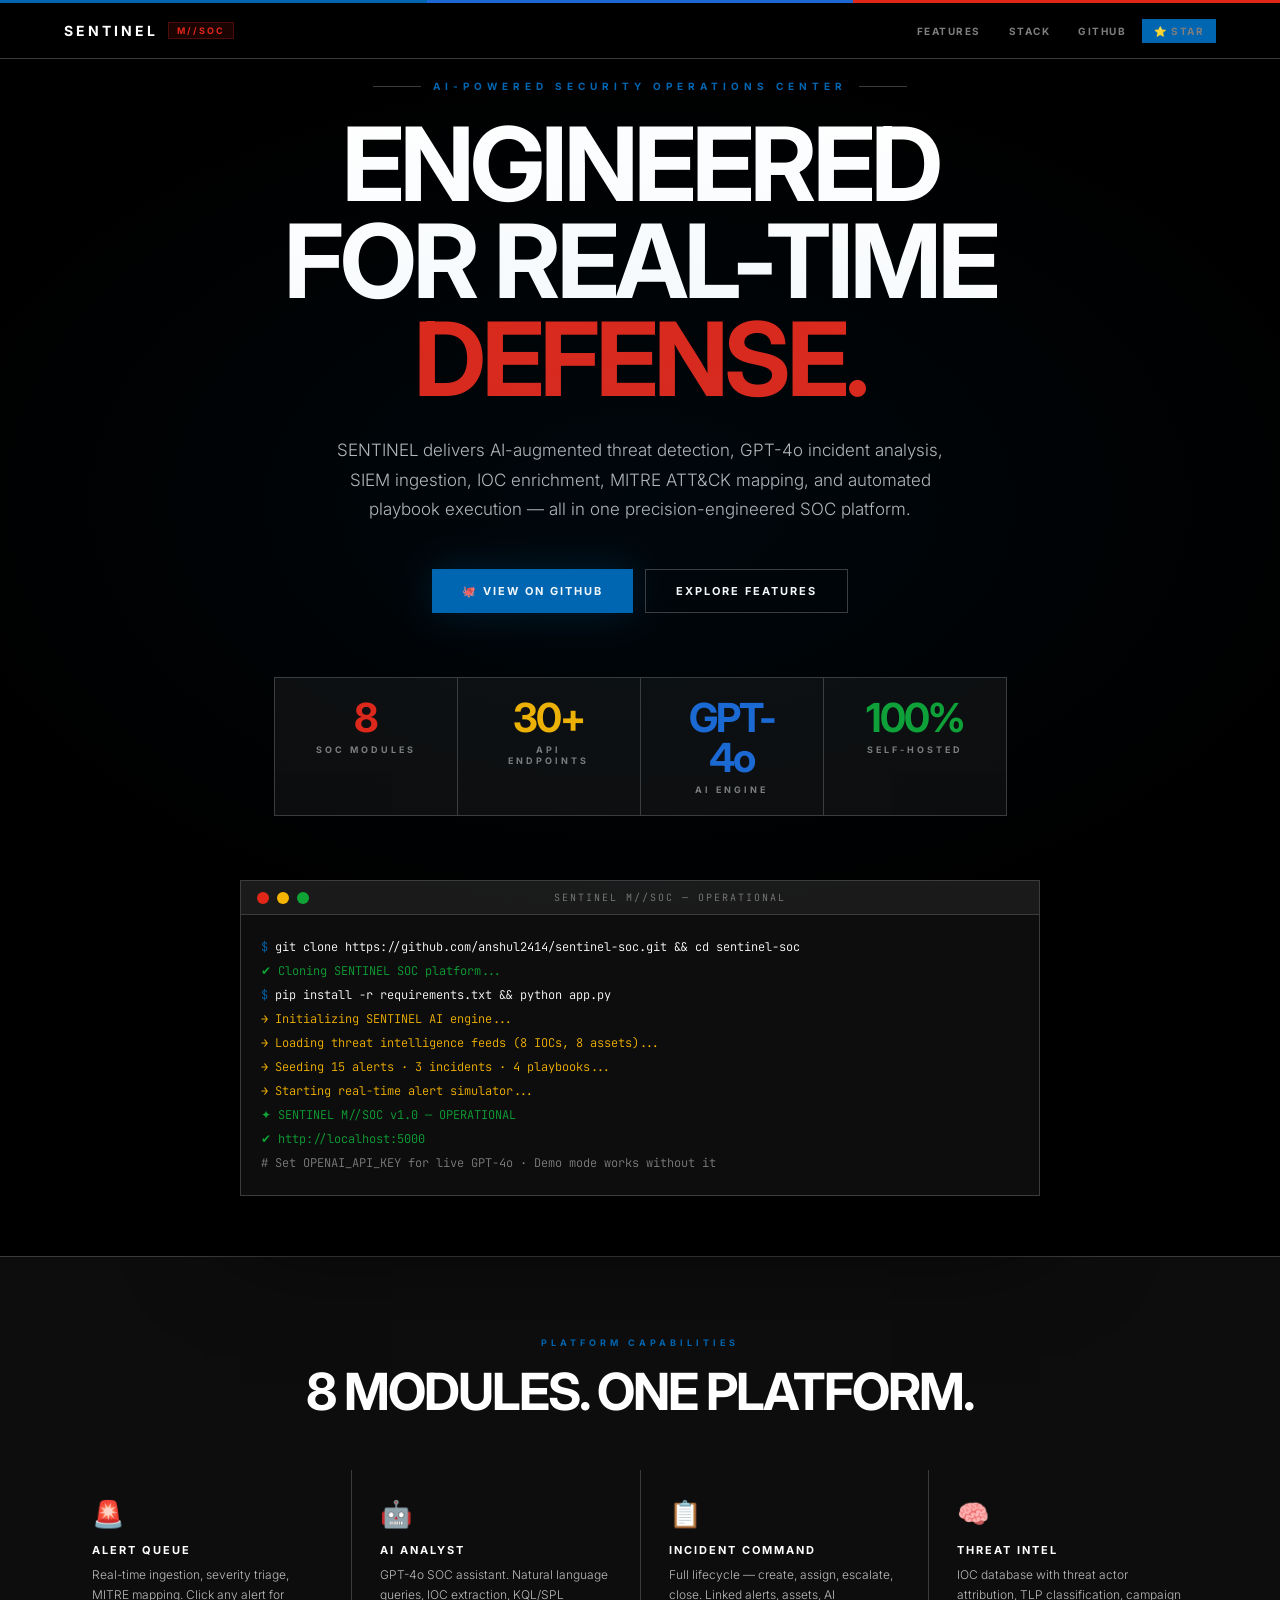
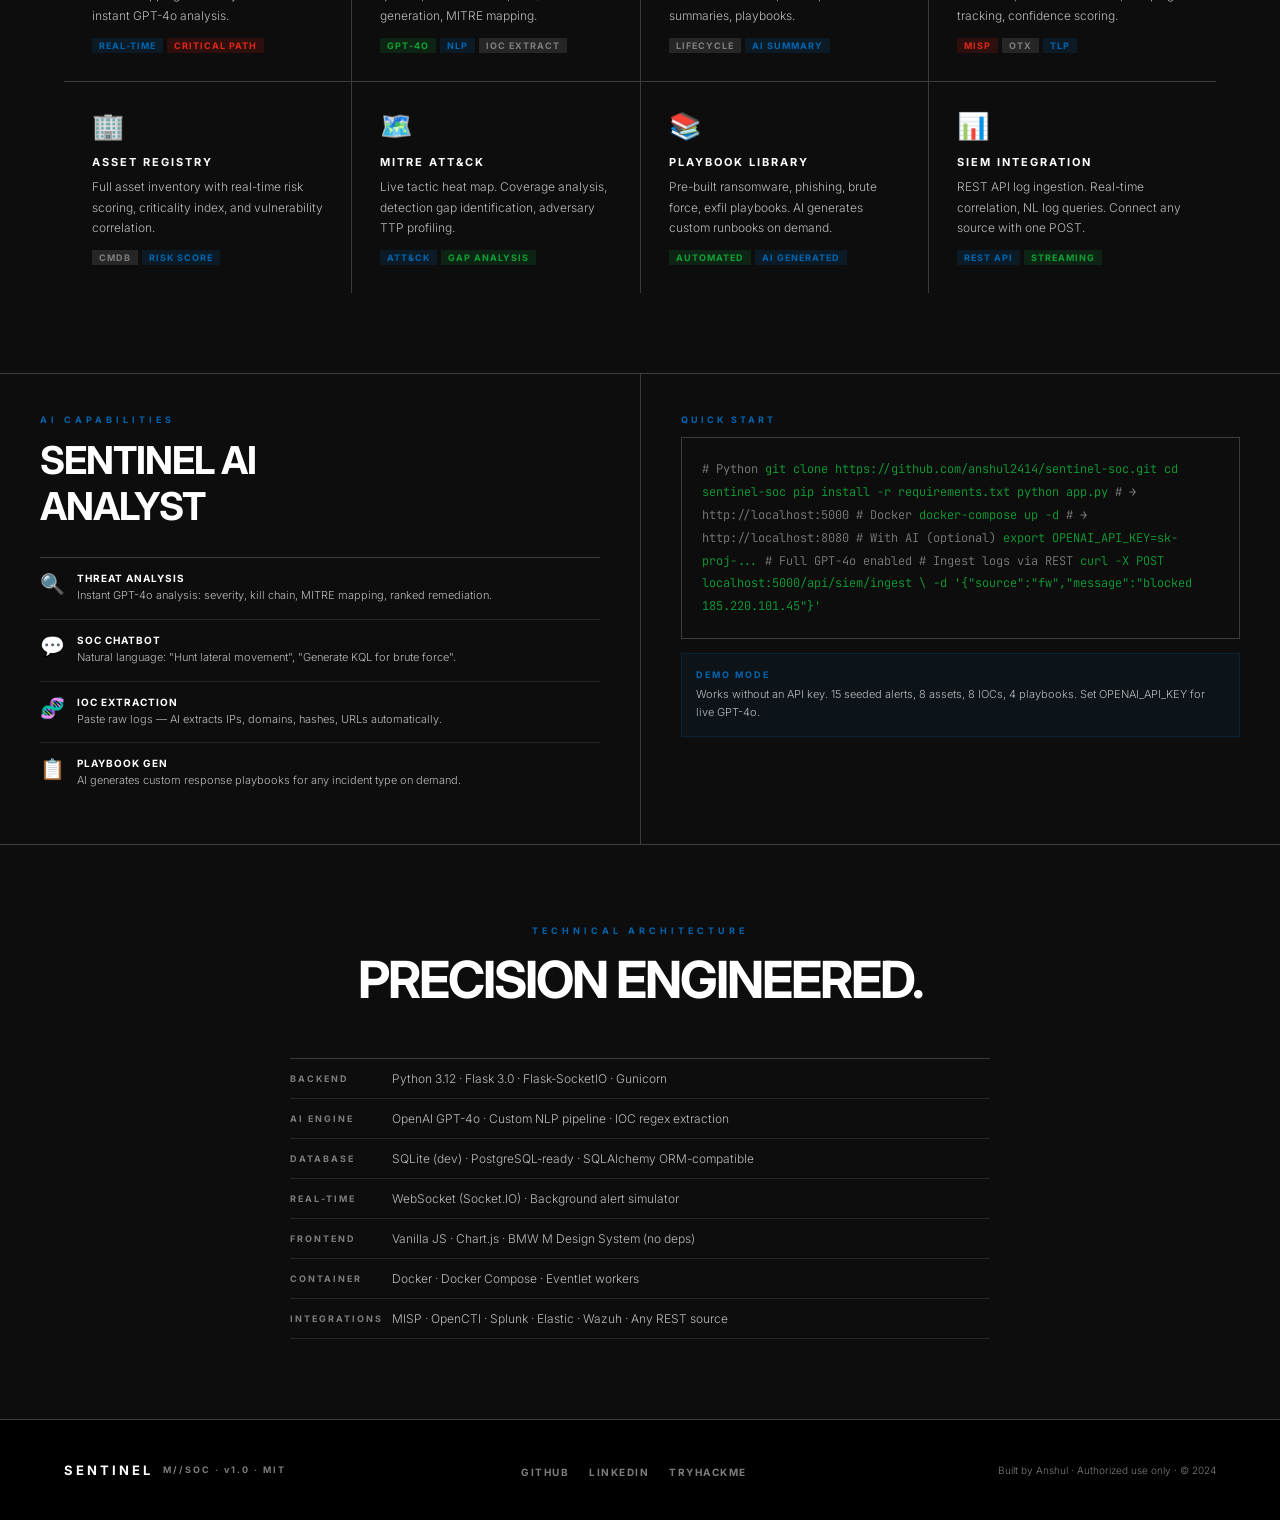
<file: index.html>
<!doctype html><html lang="en"><head>
<meta charset="utf-8"/><meta name="viewport" content="width=device-width,initial-scale=1"/>
<title>SENTINEL M//SOC — AI Security Operations Center</title>
<link href="https://fonts.googleapis.com/css2?family=Inter:wght@300;400;700;800&family=JetBrains+Mono:wght@400;600&display=swap" rel="stylesheet"/>
<style>
*{box-sizing:border-box;margin:0;padding:0}
:root{--bg:#000;--s1:#0d0d0d;--s2:#1a1a1a;--s3:#262626;--ink:#fff;--body:#bbb;--muted:#7e7e7e;--line:#3c3c3c;--r:#e22718;--bl:#0066b1;--bd:#1c69d4;--warn:#f4b400;--ok:#0fa336}
html{scroll-behavior:smooth}body{background:var(--bg);color:var(--ink);font-family:'Inter',sans-serif;font-weight:300;overflow-x:hidden}
.stripe{height:3px;display:flex;position:fixed;top:0;left:0;right:0;z-index:100}.stripe span:nth-child(1){flex:1;background:var(--bl)}.stripe span:nth-child(2){flex:1;background:var(--bd)}.stripe span:nth-child(3){flex:1;background:var(--r)}
nav{position:fixed;top:3px;left:0;right:0;background:rgba(0,0,0,.92);backdrop-filter:blur(20px);border-bottom:1px solid var(--line);padding:0 clamp(16px,5vw,80px);height:56px;display:flex;align-items:center;justify-content:space-between;z-index:99}
.logo-wrap{display:flex;align-items:center;gap:10px}
.logo{font-size:14px;font-weight:700;letter-spacing:3px;text-transform:uppercase}
.logo-tag{font-size:9px;letter-spacing:2px;color:var(--r);font-weight:700;background:rgba(226,39,24,.12);border:1px solid rgba(226,39,24,.25);padding:2px 8px}
.nav-links{display:flex;align-items:center;gap:4px}
.nav-links a{color:var(--muted);text-decoration:none;font-size:10px;font-weight:700;letter-spacing:1.5px;text-transform:uppercase;padding:6px 12px;transition:color .15s}.nav-links a:hover{color:var(--ink)}
.star-btn{background:var(--bl);color:#fff;padding:8px 20px;font-size:10px;font-weight:700;letter-spacing:2px;text-decoration:none;text-transform:uppercase;border:none}
.hero{min-height:100vh;display:flex;flex-direction:column;align-items:center;justify-content:center;text-align:center;padding:80px clamp(16px,5vw,80px) 60px;position:relative}
.hero::before{content:'';position:absolute;inset:0;background:radial-gradient(ellipse 80% 50% at 50% 40%,rgba(0,102,177,.07) 0%,transparent 70%);pointer-events:none}
.eyebrow{font-size:10px;letter-spacing:5px;color:var(--bl);font-weight:700;text-transform:uppercase;margin-bottom:24px;display:flex;align-items:center;gap:12px;justify-content:center}
.eyebrow::before,.eyebrow::after{content:'';height:1px;width:48px;background:var(--line)}
h1{font-size:clamp(36px,8vw,104px);font-weight:700;line-height:.95;letter-spacing:-4px;text-transform:uppercase;margin-bottom:28px}
h1 .accent{color:var(--r)}
.hero-sub{font-size:clamp(13px,1.5vw,17px);color:var(--body);max-width:620px;line-height:1.75;margin:0 auto 44px}
.ctas{display:flex;gap:12px;flex-wrap:wrap;justify-content:center;margin-bottom:64px}
.btn{display:inline-flex;align-items:center;gap:8px;padding:14px 30px;font-size:11px;font-weight:700;letter-spacing:2px;text-decoration:none;text-transform:uppercase;transition:all .15s}
.btn-p{background:var(--bl);color:#fff;box-shadow:0 0 40px rgba(0,102,177,.25)}.btn-p:hover{background:var(--bd);box-shadow:0 0 60px rgba(0,102,177,.45);transform:translateY(-1px)}
.btn-s{background:transparent;color:var(--ink);border:1px solid var(--line)}.btn-s:hover{border-color:var(--bl);color:var(--bl)}
.kpi-row{display:flex;gap:0;border:1px solid var(--line);margin-bottom:64px;flex-wrap:wrap}
.kpi{padding:20px 36px;border-right:1px solid var(--line);background:var(--s1);text-align:center;flex:1;min-width:120px}.kpi:last-child{border-right:none}
.kn{font-size:40px;font-weight:700;letter-spacing:-2px;line-height:1}.kl{font-size:9px;letter-spacing:3px;color:var(--muted);font-weight:700;text-transform:uppercase;margin-top:6px}
.term{width:min(800px,92vw);background:var(--s1);border:1px solid var(--line);box-shadow:0 40px 100px rgba(0,0,0,.7);text-align:left}
.tbar{background:var(--s2);padding:10px 16px;display:flex;align-items:center;gap:8px;border-bottom:1px solid var(--line)}
.d{width:12px;height:12px;border-radius:50%}.dr{background:#e22718}.dy{background:#f4b400}.dg{background:#0fa336}
.tt{margin:0 auto;font-size:10px;color:var(--muted);font-family:'JetBrains Mono',monospace;letter-spacing:2px}
.tbody{padding:20px;font-family:'JetBrains Mono',monospace;font-size:12px;line-height:2}
.p{color:var(--bl)}.ok{color:var(--ok)}.w{color:var(--warn)}.dim{color:#7e7e7e}
section{padding:80px clamp(16px,5vw,80px)}
.sec-eye{font-size:9px;letter-spacing:4px;color:var(--bl);font-weight:700;text-transform:uppercase;margin-bottom:12px;text-align:center}
.sec-title{font-size:clamp(24px,4vw,56px);font-weight:700;letter-spacing:-2px;text-transform:uppercase;text-align:center;margin-bottom:48px}
.feat-grid{display:grid;grid-template-columns:repeat(auto-fill,minmax(260px,1fr));gap:1px;background:var(--line)}
.feat{background:var(--s1);padding:28px;transition:background .15s}.feat:hover{background:var(--s2)}
.fi{font-size:26px;margin-bottom:14px}.ft{font-size:11px;font-weight:700;letter-spacing:2px;text-transform:uppercase;margin-bottom:8px;color:var(--ink)}.fd{font-size:12px;color:var(--body);line-height:1.7}
.tags{display:flex;flex-wrap:wrap;gap:4px;margin-top:12px}.tag{font-size:9px;font-weight:700;letter-spacing:1px;padding:2px 7px;background:var(--s3);color:var(--muted);text-transform:uppercase}
.tag.b{background:rgba(0,102,177,.15);color:var(--bl)}.tag.r{background:rgba(226,39,24,.15);color:var(--r)}.tag.g{background:rgba(15,163,54,.15);color:var(--ok)}
.ai-split{display:grid;grid-template-columns:1fr 1fr;gap:1px;background:var(--line)}
.ai-l,.ai-r{background:var(--s1);padding:40px}
.stack{border-top:1px solid var(--line)}.stack-row{display:flex;align-items:center;gap:12px;padding:12px 0;border-bottom:1px solid var(--s3)}
.sk{font-size:9px;font-weight:700;letter-spacing:2px;color:var(--muted);text-transform:uppercase;width:90px;flex-shrink:0}.sv{font-size:12px;color:var(--body)}
.code{background:#0d0d0d;border:1px solid var(--line);padding:20px;font-family:'JetBrains Mono',monospace;font-size:12px;line-height:1.9;color:var(--ok);overflow-x:auto}
footer{padding:40px clamp(16px,5vw,80px);border-top:1px solid var(--line);display:flex;flex-wrap:wrap;gap:20px;justify-content:space-between;align-items:center}
.fl a{color:var(--muted);text-decoration:none;font-size:10px;font-weight:700;letter-spacing:1.5px;text-transform:uppercase;margin-right:16px;transition:color .15s}.fl a:hover{color:var(--ink)}
@media(max-width:700px){.kpi-row{flex-direction:column}.ai-split{grid-template-columns:1fr}.nav-links a:not(.star-btn){display:none}h1{letter-spacing:-2px}}
</style>
</head>
<body>
<div class="stripe"><span></span><span></span><span></span></div>
<nav>
  <div class="logo-wrap"><span class="logo">SENTINEL</span><span class="logo-tag">M//SOC</span></div>
  <div class="nav-links">
    <a href="#features">FEATURES</a><a href="#stack">STACK</a>
    <a href="https://github.com/anshul2414/sentinel-soc" target="_blank">GITHUB</a>
    <a href="https://github.com/anshul2414/sentinel-soc" target="_blank" class="star-btn">⭐ STAR</a>
  </div>
</nav>

<section class="hero">
  <p class="eyebrow">AI-POWERED SECURITY OPERATIONS CENTER</p>
  <h1>ENGINEERED<br/>FOR REAL-TIME<br/><span class="accent">DEFENSE.</span></h1>
  <p class="hero-sub">SENTINEL delivers AI-augmented threat detection, GPT-4o incident analysis, SIEM ingestion, IOC enrichment, MITRE ATT&CK mapping, and automated playbook execution — all in one precision-engineered SOC platform.</p>
  <div class="ctas">
    <a class="btn btn-p" href="https://github.com/anshul2414/sentinel-soc">🐙 VIEW ON GITHUB</a>
    <a class="btn btn-s" href="#features">EXPLORE FEATURES</a>
  </div>
  <div class="kpi-row">
    <div class="kpi"><div class="kn" style="color:var(--r)">8</div><div class="kl">SOC Modules</div></div>
    <div class="kpi"><div class="kn" style="color:var(--warn)">30+</div><div class="kl">API Endpoints</div></div>
    <div class="kpi"><div class="kn" style="color:var(--bd)">GPT-4o</div><div class="kl">AI Engine</div></div>
    <div class="kpi"><div class="kn" style="color:var(--ok)">100%</div><div class="kl">Self-Hosted</div></div>
  </div>
  <div class="term">
    <div class="tbar"><div class="d dr"></div><div class="d dy"></div><div class="d dg"></div><span class="tt">SENTINEL M//SOC — OPERATIONAL</span></div>
    <div class="tbody">
      <div><span class="p">$</span> git clone https://github.com/anshul2414/sentinel-soc.git &amp;&amp; cd sentinel-soc</div>
      <div><span class="ok">&#10004; Cloning SENTINEL SOC platform...</span></div>
      <div><span class="p">$</span> pip install -r requirements.txt &amp;&amp; python app.py</div>
      <div><span class="w">&#8594; Initializing SENTINEL AI engine...</span></div>
      <div><span class="w">&#8594; Loading threat intelligence feeds (8 IOCs, 8 assets)...</span></div>
      <div><span class="w">&#8594; Seeding 15 alerts · 3 incidents · 4 playbooks...</span></div>
      <div><span class="w">&#8594; Starting real-time alert simulator...</span></div>
      <div><span class="ok">&#10022; SENTINEL M//SOC v1.0 — OPERATIONAL</span></div>
      <div><span class="ok">&#10004; http://localhost:5000</span></div>
      <div><span class="dim"># Set OPENAI_API_KEY for live GPT-4o · Demo mode works without it</span></div>
    </div>
  </div>
</section>

<section id="features" style="background:var(--s1);border-top:1px solid var(--line);border-bottom:1px solid var(--line);padding:80px clamp(16px,5vw,80px)">
  <div class="sec-eye">PLATFORM CAPABILITIES</div>
  <div class="sec-title">8 MODULES. ONE PLATFORM.</div>
  <div class="feat-grid">
    <div class="feat"><div class="fi">🚨</div><div class="ft">Alert Queue</div><div class="fd">Real-time ingestion, severity triage, MITRE mapping. Click any alert for instant GPT-4o analysis.</div><div class="tags"><span class="tag b">REAL-TIME</span><span class="tag r">CRITICAL PATH</span></div></div>
    <div class="feat"><div class="fi">🤖</div><div class="ft">AI Analyst</div><div class="fd">GPT-4o SOC assistant. Natural language queries, IOC extraction, KQL/SPL generation, MITRE mapping.</div><div class="tags"><span class="tag g">GPT-4o</span><span class="tag b">NLP</span><span class="tag">IOC EXTRACT</span></div></div>
    <div class="feat"><div class="fi">📋</div><div class="ft">Incident Command</div><div class="fd">Full lifecycle — create, assign, escalate, close. Linked alerts, assets, AI summaries, playbooks.</div><div class="tags"><span class="tag">LIFECYCLE</span><span class="tag b">AI SUMMARY</span></div></div>
    <div class="feat"><div class="fi">🧠</div><div class="ft">Threat Intel</div><div class="fd">IOC database with threat actor attribution, TLP classification, campaign tracking, confidence scoring.</div><div class="tags"><span class="tag r">MISP</span><span class="tag">OTX</span><span class="tag b">TLP</span></div></div>
    <div class="feat"><div class="fi">🏢</div><div class="ft">Asset Registry</div><div class="fd">Full asset inventory with real-time risk scoring, criticality index, and vulnerability correlation.</div><div class="tags"><span class="tag">CMDB</span><span class="tag b">RISK SCORE</span></div></div>
    <div class="feat"><div class="fi">🗺️</div><div class="ft">MITRE ATT&amp;CK</div><div class="fd">Live tactic heat map. Coverage analysis, detection gap identification, adversary TTP profiling.</div><div class="tags"><span class="tag b">ATT&amp;CK</span><span class="tag g">GAP ANALYSIS</span></div></div>
    <div class="feat"><div class="fi">📚</div><div class="ft">Playbook Library</div><div class="fd">Pre-built ransomware, phishing, brute force, exfil playbooks. AI generates custom runbooks on demand.</div><div class="tags"><span class="tag g">AUTOMATED</span><span class="tag b">AI GENERATED</span></div></div>
    <div class="feat"><div class="fi">📊</div><div class="ft">SIEM Integration</div><div class="fd">REST API log ingestion. Real-time correlation, NL log queries. Connect any source with one POST.</div><div class="tags"><span class="tag b">REST API</span><span class="tag g">STREAMING</span></div></div>
  </div>
</section>

<section class="ai-split" style="padding:0">
  <div class="ai-l">
    <div style="font-size:9px;letter-spacing:4px;color:var(--bl);font-weight:700;text-transform:uppercase;margin-bottom:12px">AI CAPABILITIES</div>
    <div style="font-size:clamp(20px,3vw,40px);font-weight:700;letter-spacing:-1px;text-transform:uppercase;margin-bottom:28px">SENTINEL AI<br/>ANALYST</div>
    <div style="border-top:1px solid var(--line)">
      <div style="display:flex;gap:12px;padding:14px 0;border-bottom:1px solid var(--s3)"><div style="font-size:20px">🔍</div><div><div style="font-size:10px;font-weight:700;letter-spacing:1px;text-transform:uppercase;margin-bottom:3px">Threat Analysis</div><div style="font-size:11px;color:var(--body);line-height:1.6">Instant GPT-4o analysis: severity, kill chain, MITRE mapping, ranked remediation.</div></div></div>
      <div style="display:flex;gap:12px;padding:14px 0;border-bottom:1px solid var(--s3)"><div style="font-size:20px">💬</div><div><div style="font-size:10px;font-weight:700;letter-spacing:1px;text-transform:uppercase;margin-bottom:3px">SOC Chatbot</div><div style="font-size:11px;color:var(--body);line-height:1.6">Natural language: "Hunt lateral movement", "Generate KQL for brute force".</div></div></div>
      <div style="display:flex;gap:12px;padding:14px 0;border-bottom:1px solid var(--s3)"><div style="font-size:20px">🧬</div><div><div style="font-size:10px;font-weight:700;letter-spacing:1px;text-transform:uppercase;margin-bottom:3px">IOC Extraction</div><div style="font-size:11px;color:var(--body);line-height:1.6">Paste raw logs — AI extracts IPs, domains, hashes, URLs automatically.</div></div></div>
      <div style="display:flex;gap:12px;padding:14px 0"><div style="font-size:20px">📋</div><div><div style="font-size:10px;font-weight:700;letter-spacing:1px;text-transform:uppercase;margin-bottom:3px">Playbook Gen</div><div style="font-size:11px;color:var(--body);line-height:1.6">AI generates custom response playbooks for any incident type on demand.</div></div></div>
    </div>
  </div>
  <div class="ai-r">
    <div style="font-size:9px;letter-spacing:3px;color:var(--bl);font-weight:700;text-transform:uppercase;margin-bottom:12px">QUICK START</div>
    <div class="code"><span style="color:#7e7e7e"># Python</span>
git clone https://github.com/anshul2414/sentinel-soc.git
cd sentinel-soc
pip install -r requirements.txt
python app.py
<span style="color:#7e7e7e"># → http://localhost:5000</span>

<span style="color:#7e7e7e"># Docker</span>
docker-compose up -d
<span style="color:#7e7e7e"># → http://localhost:8080</span>

<span style="color:#7e7e7e"># With AI (optional)</span>
export OPENAI_API_KEY=sk-proj-...
<span style="color:#7e7e7e"># Full GPT-4o enabled</span>

<span style="color:#7e7e7e"># Ingest logs via REST</span>
curl -X POST localhost:5000/api/siem/ingest \
  -d '{"source":"fw","message":"blocked 185.220.101.45"}'</div>
    <div style="margin-top:14px;padding:14px;background:rgba(0,102,177,.07);border:1px solid rgba(0,102,177,.2);font-size:11px;color:var(--body);line-height:1.6">
      <strong style="color:var(--bl);font-size:9px;letter-spacing:2px;display:block;margin-bottom:4px">DEMO MODE</strong>
      Works without an API key. 15 seeded alerts, 8 assets, 8 IOCs, 4 playbooks. Set OPENAI_API_KEY for live GPT-4o.
    </div>
  </div>
</section>

<section id="stack" style="background:var(--s1);border-top:1px solid var(--line);padding:80px clamp(16px,5vw,80px)">
  <div class="sec-eye">TECHNICAL ARCHITECTURE</div>
  <div class="sec-title">PRECISION ENGINEERED.</div>
  <div style="max-width:700px;margin:0 auto" class="stack">
    <div class="stack-row"><span class="sk">Backend</span><span class="sv">Python 3.12 · Flask 3.0 · Flask-SocketIO · Gunicorn</span></div>
    <div class="stack-row"><span class="sk">AI Engine</span><span class="sv">OpenAI GPT-4o · Custom NLP pipeline · IOC regex extraction</span></div>
    <div class="stack-row"><span class="sk">Database</span><span class="sv">SQLite (dev) · PostgreSQL-ready · SQLAlchemy ORM-compatible</span></div>
    <div class="stack-row"><span class="sk">Real-time</span><span class="sv">WebSocket (Socket.IO) · Background alert simulator</span></div>
    <div class="stack-row"><span class="sk">Frontend</span><span class="sv">Vanilla JS · Chart.js · BMW M Design System (no deps)</span></div>
    <div class="stack-row"><span class="sk">Container</span><span class="sv">Docker · Docker Compose · Eventlet workers</span></div>
    <div class="stack-row"><span class="sk">Integrations</span><span class="sv">MISP · OpenCTI · Splunk · Elastic · Wazuh · Any REST source</span></div>
  </div>
</section>

<footer>
  <div style="display:flex;align-items:center;gap:10px"><span style="font-size:13px;font-weight:700;letter-spacing:3px;text-transform:uppercase">SENTINEL</span><span style="font-size:9px;letter-spacing:2px;color:var(--muted);font-weight:700">M//SOC · v1.0 · MIT</span></div>
  <div class="fl">
    <a href="https://github.com/anshul2414/sentinel-soc" target="_blank">GITHUB</a>
    <a href="https://linkedin.com/in/anshul-9800a3275" target="_blank">LINKEDIN</a>
    <a href="https://tryhackme.com/p/anshul28054" target="_blank">TRYHACKME</a>
  </div>
  <p style="font-size:10px;color:var(--muted)">Built by Anshul · Authorized use only · © 2024</p>
</footer>
</body></html>
</file>
